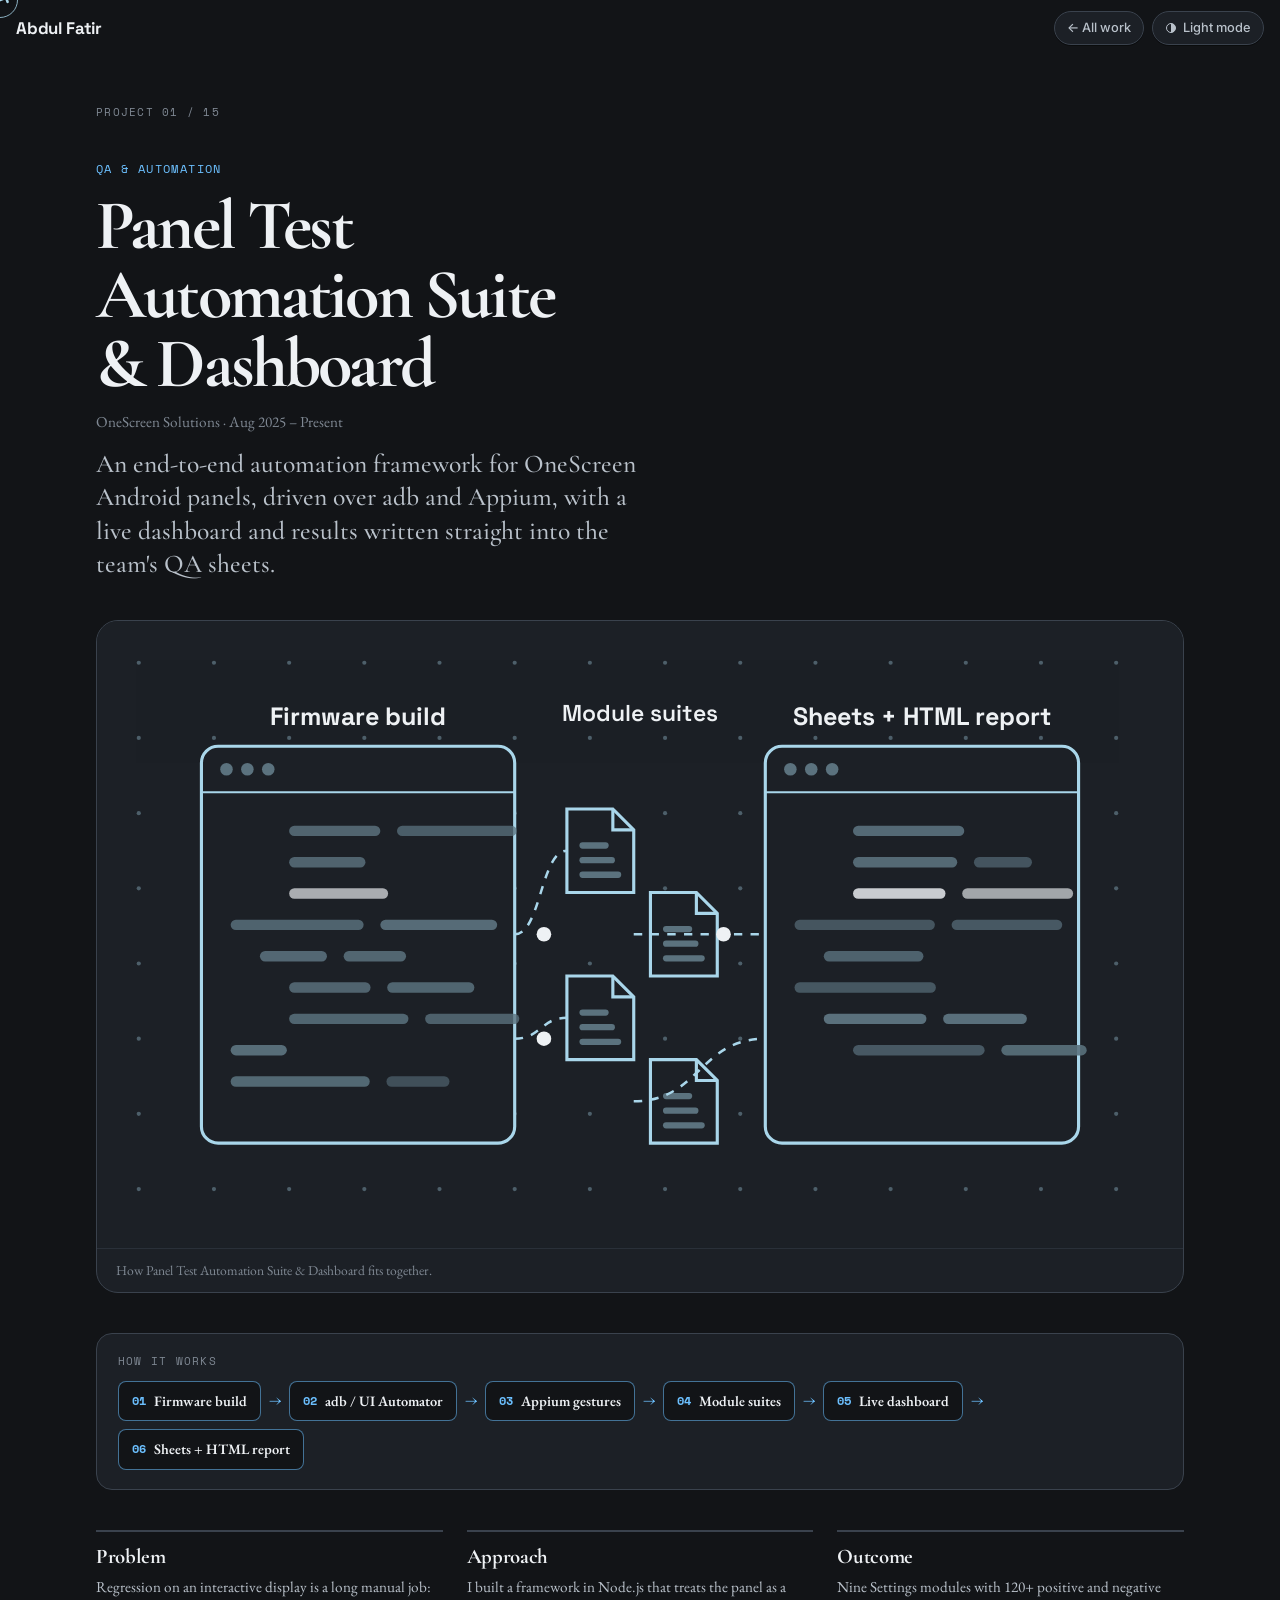
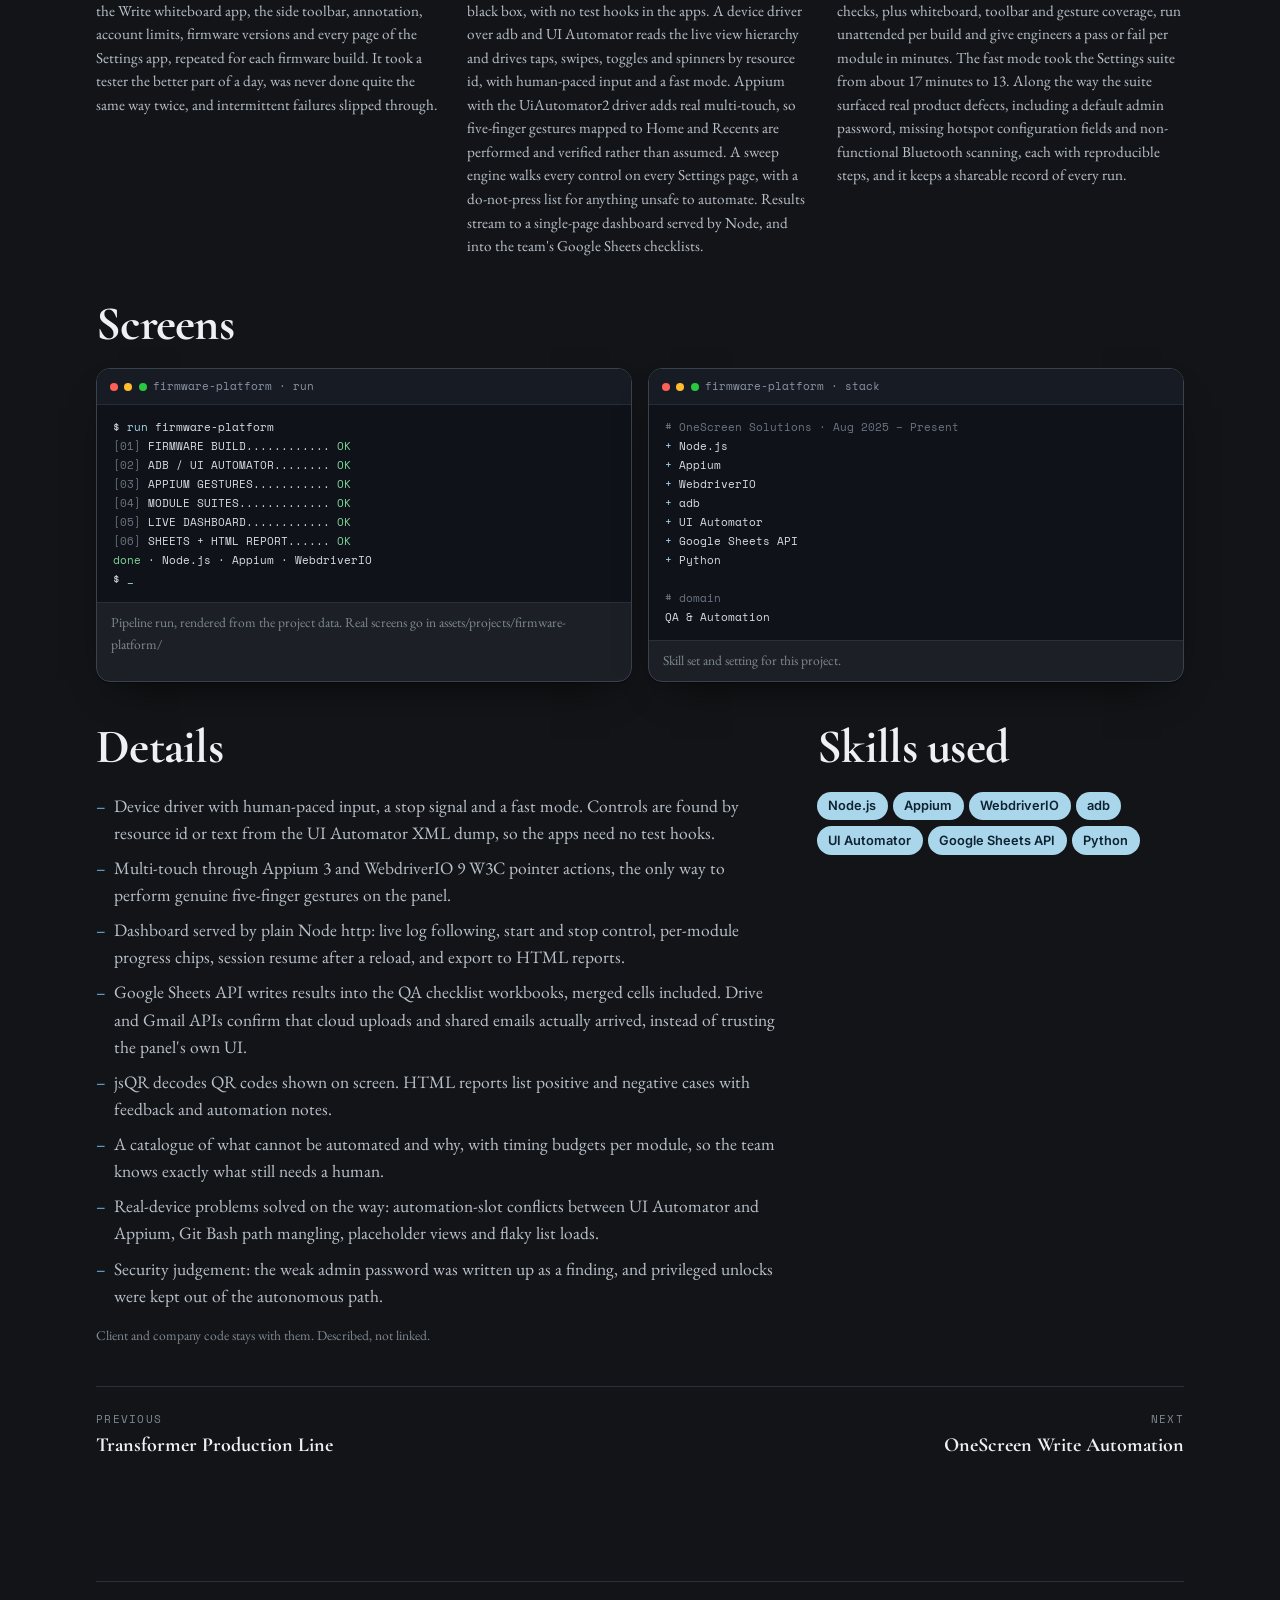
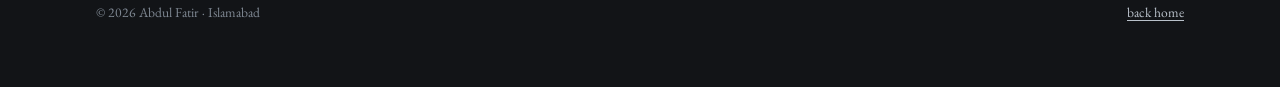
<file: project.html>
<!DOCTYPE html>
<html lang="en" class="no-js">
<head>
  <meta charset="utf-8">
  <meta name="viewport" content="width=device-width, initial-scale=1, viewport-fit=cover">
  <title>Project · Abdul Fatir</title>
  <meta name="description" content="Project details: problem, approach, outcome, screens and the skills it used.">
  <meta name="theme-color" content="#121417">
  <link rel="icon" href="data:image/svg+xml,%3Csvg xmlns='http://www.w3.org/2000/svg' viewBox='0 0 64 64'%3E%3Crect width='64' height='64' rx='14' fill='%23121417'/%3E%3Ctext x='32' y='43' font-family='Arial,sans-serif' font-weight='700' font-size='30' text-anchor='middle' fill='%23a9d6ea'%3EAF%3C/text%3E%3C/svg%3E">
  <link rel="preconnect" href="https://fonts.googleapis.com">
  <link rel="preconnect" href="https://fonts.gstatic.com" crossorigin>
  <link rel="stylesheet" href="https://fonts.googleapis.com/css2?family=Space+Grotesk:wght@500;700&family=Inter:wght@400;500;600;700&family=Space+Mono:wght@400;700&family=Caveat:wght@500;600;700&family=Cormorant+Garamond:ital,wght@0,500;0,600;0,700;1,500&family=EB+Garamond:ital,wght@0,400;0,500;0,600;1,400&display=swap">
  <link rel="stylesheet" href="css/style.css?v=32">
</head>
<body class="is-project">
  <div class="wipe" id="wipe" aria-hidden="true"></div>
  <div class="cursor" id="cursor" aria-hidden="true"><i class="cursor__dot"><svg viewBox="0 0 24 24"><path d="M3 10v4M6 8v8M18 8v8M21 10v4M6 12h12" fill="none" stroke="currentColor" stroke-width="2.4" stroke-linecap="round"/></svg></i><i class="cursor__ring"><span class="cursor__label" id="cursor-label">Drag</span></i></div>

  <header class="bar">
    <div class="bar__left"><a class="bar__name" href="index.html">Abdul Fatir</a></div>
    <div class="bar__right">
      <a class="chip" href="index.html#work" id="back-link">← All work</a>
      <button class="chip" id="mode-toggle" type="button" aria-pressed="false" title="Switch between dark and light">
        <svg viewBox="0 0 12 12" aria-hidden="true"><circle cx="6" cy="6" r="4.5" fill="none" stroke="currentColor"/><path d="M6 1.5v9A4.5 4.5 0 0 0 6 1.5z" fill="currentColor"/></svg>
        <span id="mode-label">Light mode</span>
      </button>
    </div>
  </header>

  <main class="page page--project" id="project">
    <p class="mono eyebrow" id="p-crumb">project</p>
    <header class="phead">
      <p class="phead__dom mono" id="p-dom"></p>
      <h1 class="phead__title" id="p-title">Loading…</h1>
      <p class="phead__meta" id="p-meta"></p>
      <p class="phead__summary" id="p-summary"></p>
    </header>

    <figure class="phero" id="p-hero"></figure>

    <section class="pipeline" id="p-pipeline" aria-label="How it works"></section>

    <section class="pao">
      <div class="pao__col"><h2>Problem</h2><p id="p-problem"></p></div>
      <div class="pao__col"><h2>Approach</h2><p id="p-approach"></p></div>
      <div class="pao__col"><h2>Outcome</h2><p id="p-outcome"></p></div>
    </section>

    <section class="screens" aria-labelledby="screens-title">
      <h2 class="section-title" id="screens-title">Screens</h2>
      <div class="screens__grid" id="p-screens"></div>
    </section>

    <section class="pdetails">
      <div class="pdetails__col">
        <h2 class="section-title">Details</h2>
        <ul class="pdetails__list" id="p-bullets"></ul>
        <p class="muted pnda" id="p-nda" hidden>Client and company code stays with them. Described, not linked.</p>
      </div>
      <div class="pdetails__col">
        <h2 class="section-title">Skills used</h2>
        <ul class="skillset" id="p-stack"></ul>
      </div>
    </section>

    <nav class="pnav" aria-label="Other projects">
      <a id="p-prev" class="pnav__link" href="#"><span class="mono eyebrow">previous</span><strong></strong></a>
      <a id="p-next" class="pnav__link pnav__link--next" href="#"><span class="mono eyebrow">next</span><strong></strong></a>
    </nav>

    <footer class="foot">
      <span>© <span id="year"></span> Abdul Fatir · Islamabad</span>
      <a href="index.html">back home</a>
    </footer>
  </main>

  <script src="js/config.js?v=32"></script>
  <script src="js/data.js?v=32"></script>
  <script src="js/shared.js?v=32"></script>
  <script src="js/project.js?v=32"></script>
</body>
</html>
</file>
<file: css/style.css>
/* ──────────────────────────────────────────────────────────────
   Abdul Fatir · portfolio
   Layout: one column. Name + date + role, About with a questionnaire,
   Work experience tabs (each with a 3D drag deck of cards), a message
   CTA, a "Selected work" slider with an index, toolbelt, certificates,
   off-duty, contact. A zig-zag road runs through the page and a small
   car drives it as you scroll.
   Palette: graphite + ice blue by default, white + navy in light mode;
   cream line-art cards for the illustrations.
   ────────────────────────────────────────────────────────────── */
:root {
  color-scheme: dark;
  --bg:      #121417;
  --bg-2:    #181b20;
  --card:    #1c2026;
  --card-2:  #242932;
  --ink:     #eef1f4;
  --ink-2:   #b9c1ca;
  --mute:    #7f8893;
  --rule:    #2a3039;
  --rule-2:  #3a424d;
  --accent:  #a9d6ea;
  --accent-ink: #0f2230;
  --accent-soft: rgba(169, 214, 234, .14);
  --deck-side:   #223a52;
  --deck-side-2: #2f5880;
  --deck-center: #f4f8fb;
  --deck-ink:    #15171b;
  --lcd: #0e1013; --lcd-ink: #d9e6ef;
  --graphite: #1f232a; --on-graphite: #eef1f4;
  --art-bg: var(--card); --art-soft: var(--card-2); --art-ink: var(--accent); --art-line: color-mix(in srgb, var(--accent) 45%, var(--card)); --art-dark: var(--ink);
  --shadow: 0 1px 0 rgba(0,0,0,.4), 0 18px 40px -22px rgba(0,0,0,.9);
  --c-qa: #6cc0ff; --c-cv: #ffb067; --c-dl: #c9a9ff; --c-eng: #7fd79a;
  /* page type: a Roman serif pair. Widgets (clock, rig, questionnaire, chips, buttons) keep the sans below. */
  --f-display: "Cormorant Garamond", "Times New Roman", Georgia, serif;
  --f-body: "EB Garamond", "Times New Roman", Georgia, serif;
  --f-sans: "Space Grotesk", "Segoe UI", system-ui, sans-serif;
  --f-ui: "Inter", "Segoe UI", system-ui, sans-serif;
  --f-mono: "Space Mono", "Cascadia Code", Consolas, monospace;
  --f-hand: "Caveat", "Segoe Script", "Bradley Hand", cursive;
  --body-size: 17.5px; --head-weight: 700; --head-track: -.015em;
  --col: 1120px;
  --ease: cubic-bezier(.22, 1, .36, 1);
  --ease-io: cubic-bezier(.65, 0, .35, 1);
}
:root[data-mode="light"] {
  color-scheme: light;
  --bg: #f5f6f8; --bg-2: #eceef2; --card: #ffffff; --card-2: #f0f2f5;
  --ink: #15171b; --ink-2: #3f454d; --mute: #737b85;
  --rule: #dde1e7; --rule-2: #c7cdd5;
  --accent: #1c4f7a; --accent-ink: #ffffff; --accent-soft: rgba(28, 79, 122, .1);
  --deck-side: #2b4b6b; --deck-side-2: #3f6f9c; --deck-center: #ffffff; --deck-ink: #15171b;
  --lcd: #1f232a; --lcd-ink: #e6edf3;
  --shadow: 0 1px 0 rgba(21,23,27,.05), 0 16px 36px -22px rgba(21,23,27,.35);
  --c-qa: #1f6fb2; --c-cv: #c9641e; --c-dl: #6a4fb3; --c-eng: #2e7d4f;
}

*, *::before, *::after { box-sizing: border-box; }
:root[data-font="playfair"] { --f-display: "Playfair Display", Georgia, serif; --f-body: "Source Serif 4", Georgia, serif; --body-size: 16.5px; --head-weight: 600; --head-track: -.02em; }
:root[data-font="caslon"]   { --f-display: "Libre Caslon Display", Georgia, serif; --f-body: "Libre Caslon Text", Georgia, serif; --body-size: 16px; --head-weight: 400; --head-track: -.01em; }
:root[data-font="fraunces"] { --f-display: "Fraunces", Georgia, serif; --f-body: "Newsreader", Georgia, serif; --body-size: 17px; --head-weight: 600; --head-track: -.02em; }
:root[data-font="sans"]     { --f-display: "Space Grotesk", "Segoe UI", system-ui, sans-serif; --f-body: "Inter", "Segoe UI", system-ui, sans-serif; --body-size: 16px; --head-weight: 700; --head-track: -.02em; }
html { scroll-behavior: smooth; scroll-padding-top: 80px; }
.btn, .chip, .tag, .tab, .skillset li, .bar, .polaroid figcaption, .device, .flipclock, .quiz, input, textarea, button, select, .field label { font-family: var(--f-ui); }
.quiz__head h3, .quiz__head .muted, .quiz__q, .quiz__a { font-family: var(--f-hand); }
.tab { font-family: var(--f-sans); }
body {
  margin: 0; background: var(--bg); color: var(--ink);
  font-family: var(--f-body); font-size: var(--body-size); line-height: 1.55;
  overflow-x: hidden; -webkit-font-smoothing: antialiased;
  transition: background .4s, color .4s;
  background-image: radial-gradient(900px 500px at 80% -10%, var(--accent-soft), transparent 60%);
}
img, svg { max-width: 100%; display: block; }
a { color: var(--accent); text-decoration: underline; text-decoration-thickness: 1px; text-underline-offset: 3px; }
a:hover { text-decoration-thickness: 2px; }
h1, h2, h3 { margin: 0; font-family: var(--f-display); font-weight: var(--head-weight); line-height: 1.05; letter-spacing: var(--head-track); text-wrap: balance; }
p { margin: 0; }
ul, ol { margin: 0; padding: 0; list-style: none; }
button { font: inherit; color: inherit; background: none; border: 0; cursor: pointer; }
:focus-visible { outline: 2px solid var(--accent); outline-offset: 3px; }
[hidden] { display: none !important; }
.mono { font-family: var(--f-mono); font-size: .72rem; letter-spacing: .02em; }
.eyebrow { text-transform: uppercase; letter-spacing: .12em; font-size: .66rem; color: var(--mute); }
.muted { color: var(--mute); }
.skip { position: absolute; left: -9999px; top: 8px; background: var(--ink); color: var(--bg); padding: .5rem .8rem; z-index: 100; }
.skip:focus { left: 8px; }

/* ───────── preloader ───────── */
.loader { position: fixed; inset: 0; z-index: 90; background: var(--bg); color: var(--ink); display: grid; align-content: end; padding: 0 max(24px, 4vw) 6vh; gap: .4rem; transition: transform .9s var(--ease-io); }
.loader.is-done { transform: translateY(-100%); }
.loader__name { font-family: var(--f-sans); font-weight: 700; font-size: 1.1rem; color: var(--accent); }
.loader__count { font-family: var(--f-sans); font-weight: 700; font-size: clamp(6rem, 22vw, 16rem); line-height: .85; letter-spacing: -.05em; font-variant-numeric: tabular-nums; }
.loader__line { font-family: var(--f-mono); font-size: .75rem; color: var(--mute); }
body.is-loading { overflow: hidden; }
.no-js .loader { display: none; }

/* ───────── page wipe ───────── */
.wipe { position: fixed; inset: 0; z-index: 85; background: var(--accent); transform: scaleY(1); transform-origin: top; pointer-events: none; }
.wipe.is-out { transform: scaleY(0); transform-origin: bottom; transition: transform .7s var(--ease-io); }
.wipe.is-in { transform: scaleY(1); transform-origin: top; transition: transform .45s var(--ease-io); }
.wipe--home { transform: scaleY(0); transform-origin: top; }
.wipe--home.is-in { transform: scaleY(1); }
.no-js .wipe { display: none; }

/* ───────── custom cursor ───────── */
.cursor { display: none; }
@media (pointer: fine) {
  .cursor { display: block; position: fixed; left: 0; top: 0; z-index: 95; pointer-events: none; }
  body, a, button, [role="tab"], .ring, .quiz__q { cursor: none; }
  .cursor__dot { position: absolute; width: 26px; height: 26px; margin: -13px; color: var(--accent); filter: drop-shadow(0 1px 2px rgba(0,0,0,.35)); }
  .cursor__dot svg { width: 100%; height: 100%; transform: rotate(-20deg); }
  .cursor.is-down .cursor__dot svg { transform: rotate(-20deg) scale(.85); }
  .cursor__ring { position: absolute; width: 36px; height: 36px; margin: -18px; border-radius: 50%; border: 1px solid var(--accent); opacity: .8; display: grid; place-items: center; transition: transform .3s var(--ease), opacity .25s, background .3s, border-color .3s; }
  .cursor__label { font-family: var(--f-sans); font-weight: 700; font-size: 5px; color: var(--accent-ink); opacity: 0; transition: opacity .2s; }
  .cursor.is-link .cursor__ring { transform: scale(1.5); background: var(--accent-soft); opacity: 1; }
  .cursor.is-drag .cursor__ring { transform: scale(3.2); background: var(--accent); border-color: var(--accent); opacity: .95; }
  .cursor.is-drag .cursor__label { opacity: 1; }
  .cursor.is-down .cursor__ring { transform: scale(.85); }
  .cursor.is-drag.is-down .cursor__ring { transform: scale(2.8); }
}

/* ───────── top bar ───────── */
.bar { position: fixed; top: 0; left: 0; right: 0; z-index: 30; display: flex; justify-content: space-between; align-items: center; gap: 1rem; padding: .7rem max(16px, env(safe-area-inset-right, 0px)) .7rem max(16px, env(safe-area-inset-left, 0px)); pointer-events: none; }
.bar__left, .bar__right { display: flex; align-items: center; gap: .5rem; pointer-events: auto; position: relative; }
.bar__name { font-family: var(--f-sans); font-weight: 700; font-size: 1.05rem; color: var(--ink); text-decoration: none; letter-spacing: -.01em; }
.bar__meta { font-size: .8rem; color: var(--mute); margin-right: .4rem; }
.chip { display: inline-flex; align-items: center; gap: .4rem; text-decoration: none; font-size: .8rem; font-weight: 500; padding: .38rem .75rem; border-radius: 999px; background: var(--card); border: 1px solid var(--rule-2); color: var(--ink-2); box-shadow: var(--shadow); transition: transform .2s var(--ease), border-color .2s; }
.chip:hover { transform: translateY(-1px); border-color: var(--accent); text-decoration: none; }
.chip--xs { padding: .1rem .5rem; font-size: .7rem; box-shadow: none; }
.chip svg { width: 12px; height: 12px; }
.menu { position: absolute; right: 0; top: calc(100% + .5rem); min-width: 200px; background: var(--card); border: 1px solid var(--rule-2); border-radius: 12px; box-shadow: var(--shadow); padding: .4rem; display: grid; }
.menu a { padding: .5rem .8rem; border-radius: 8px; color: var(--ink); text-decoration: none; font-size: .95rem; }
.menu a:hover { background: var(--card-2); }
.bar__nav { display: flex; align-items: center; gap: .15rem; pointer-events: auto; position: relative; }
.bar__nav a { padding: .4rem .7rem; border-radius: 999px; color: var(--ink-2); text-decoration: none; font-family: var(--f-ui); font-size: .84rem; font-weight: 500; transition: color .2s, background .2s; }
.bar__nav a:hover { color: var(--ink); background: var(--card); text-decoration: none; }
.bar__short { display: none; }
@media (max-width: 600px) { .bar__meta { display: none; } }
@media (max-width: 640px) {
  .bar { padding: .5rem max(10px, env(safe-area-inset-left, 0px)); gap: .3rem; }
  .bar__name { font-size: .95rem; }
  .bar__nav { gap: 0; }
  .bar__nav a { padding: .4rem .42rem; font-size: .8rem; }
  .bar__long { display: none; } .bar__short { display: inline; }
  #mode-toggle { padding: .36rem .5rem; } #mode-label { display: none; }
}

/* ───────── page column + road ───────── */
.page { position: relative; z-index: 0; max-width: var(--col); margin-inline: auto; padding-left: max(16px, env(safe-area-inset-left, 0px)); padding-right: max(16px, env(safe-area-inset-right, 0px)); padding-block: 0 4rem; }
.road { position: absolute; inset: 0; width: 100%; height: 100%; z-index: 0; pointer-events: none; overflow: visible; }
.road__ghost { fill: none; stroke: var(--rule-2); stroke-width: 2; stroke-dasharray: 2 8; stroke-linecap: round; opacity: .8; }
.road__driven { fill: none; stroke: var(--accent); stroke-width: 2; stroke-linecap: round; stroke-linejoin: round; opacity: .7; }
.car { position: absolute; left: 0; top: 0; width: 34px; height: 54px; margin: -27px 0 0 -17px; z-index: 0; pointer-events: none; will-change: transform; }
.car svg { width: 100%; height: 100%; overflow: visible; filter: drop-shadow(0 6px 6px rgba(0,0,0,.45)); }
.car__body { fill: var(--accent); stroke: rgba(0,0,0,.4); stroke-width: 1; }
.car__wheel { fill: #262321; }
.car__glass { fill: #1b2a36; }
:root[data-mode="light"] .car__glass { fill: #cfe6f3; }
.car__roof { fill: rgba(0,0,0,.14); }
.car__cam { fill: #1b1a17; }
.car__lens { fill: #9fd8ff; }
.car__head { fill: #fff2b0; }
.car__tail { fill: #ff8a80; }
.car__beam { fill: rgba(255, 236, 170, .5); opacity: 0; transition: opacity .3s; }
.car.is-moving .car__beam { opacity: .8; }
.car.is-moving .car__wheel { animation: tyre .16s linear infinite; }
@keyframes tyre { 50% { fill: #3b3734; } }
.section, .hero, .marquee, .cta, .foot, .thanks { position: relative; z-index: 1; }

.section { padding-block: clamp(3.5rem, 8vw, 6.5rem) 0; }
.section-title { font-size: clamp(2rem, 4.2vw, 3rem); margin-bottom: 1.2rem; position: relative; display: inline-block; }
.section-title--xl { font-size: clamp(2.8rem, 7.5vw, 5.8rem); letter-spacing: -.02em; line-height: .95; }
.section-title::after { content: ""; position: absolute; left: 0; width: 48px; bottom: -.3rem; height: 3px; background: var(--accent); border-radius: 2px; transform: scaleX(0); transform-origin: left; transition: transform .8s var(--ease); }
.section-title.in::after, .no-js .section-title::after { transform: scaleX(1); }
.lede-sm { color: var(--ink-2); max-width: 60ch; font-size: 1.02rem; margin-bottom: 2rem; }

/* ───────── buttons ───────── */
.btn { display: inline-flex; align-items: center; gap: .5rem; padding: .7rem 1.2rem; border-radius: 999px; background: var(--accent); color: var(--accent-ink); font-family: var(--f-display); font-weight: 700; font-size: .95rem; text-decoration: none; transition: transform .2s var(--ease), box-shadow .2s, background .2s; }
.btn:hover { transform: translateY(-2px); box-shadow: 0 10px 24px -12px var(--accent); text-decoration: none; }
.btn--ghost { background: transparent; color: var(--ink); border: 1px solid var(--rule-2); }
.btn--ghost:hover { border-color: var(--accent); box-shadow: none; }
.btn--lg { padding: 1rem 1.6rem; font-size: 1.05rem; }
.btn__spin { width: 13px; height: 13px; border-radius: 50%; border: 2px solid rgba(0,0,0,.25); border-top-color: var(--accent-ink); display: none; animation: spin .8s linear infinite; }
.btn.is-busy .btn__spin { display: inline-block; }
.btn.is-busy { pointer-events: none; opacity: .85; }
@keyframes spin { to { transform: rotate(360deg); } }

/* ───────── hero ───────── */
.hero__piece { opacity: 0; transform: translateY(18px); transition: opacity .8s var(--ease) var(--d, 0s), transform .8s var(--ease) var(--d, 0s); }
.hero.in .hero__piece, .no-js .hero__piece { opacity: 1; transform: none; }
.hero { min-height: 82vh; padding-top: clamp(6rem, 14vh, 9rem); display: grid; align-content: center; gap: 1.2rem; }
.hero__intro { display: flex; flex-wrap: wrap; align-items: center; gap: .5rem .7rem; color: var(--ink-2); font-size: .95rem; }
.hero__intro .mono { color: var(--accent); }
.hero__sep { color: var(--mute); }
.hero__intro a { color: var(--ink); }
.hero__namerow { display: grid; justify-items: start; gap: .9rem; }
.hero__role { display: flex; align-items: baseline; gap: .35rem; margin-left: .15em; font-size: .95rem; line-height: 1.25; color: var(--ink-2); }
.hero__role strong { color: var(--ink); font-family: var(--f-display); font-size: 1.1rem; letter-spacing: -.01em; }
.hero__role a { color: var(--accent); }
.name { font-size: clamp(4.4rem, 14vw, 12rem); line-height: .86; letter-spacing: -.02em; display: grid; }
.name__word { display: flex; overflow: hidden; padding-bottom: .08em; }
.name__last { color: var(--accent); }
.name__ch { display: inline-block; transform: translateY(110%); transition: transform .9s var(--ease); white-space: pre; }
.name.in .name__ch, .no-js .name__ch { transform: none; }
.hero__row { display: grid; grid-template-columns: 1.1fr .9fr; gap: 2rem; align-items: center; margin-top: .5rem; }
.hero__build { font-family: var(--f-display); font-weight: 500; font-size: clamp(1.5rem, 3.2vw, 2.4rem); line-height: 1.15; letter-spacing: -.02em; }
.swap { display: block; overflow: hidden; height: 1.15em; color: var(--accent); font-weight: 700; }
.swap__item { display: block; transition: transform .45s var(--ease), opacity .35s; white-space: nowrap; }
.swap__item.is-out { transform: translateY(-110%); opacity: 0; }
.swap__item.is-in { transform: translateY(110%); opacity: 0; transition: none; }
.hero__links { display: flex; flex-wrap: wrap; gap: .7rem; margin-top: .8rem; }
.stage { justify-self: end; display: grid; gap: .5rem; justify-items: center; }
.device { width: min(320px, 100%); background: var(--card); border: 1px solid var(--rule-2); border-radius: 18px; padding: 14px; transform: rotate(-1.5deg); transition: transform .5s var(--ease); box-shadow: var(--shadow); }
.device:hover { transform: rotate(0) translateY(-2px); }
.lcd { background: var(--accent); color: var(--accent-ink); border-radius: 8px; padding: 12px 14px; border: 2px solid rgba(0,0,0,.2); box-shadow: inset 0 2px 8px rgba(0,0,0,.25); display: grid; gap: 6px; font-size: .62rem; text-transform: uppercase; }
.lcd__bar i { background: var(--accent-ink); }
.lcd__bar { border-color: var(--accent-ink); }
.device__leds i.on { background: var(--accent); box-shadow: 0 0 6px var(--accent); }
.lcd__row { display: flex; justify-content: space-between; gap: 1rem; white-space: nowrap; overflow: hidden; }
.lcd__row span:first-child { overflow: hidden; text-overflow: ellipsis; }
.lcd__big { font-size: 2rem; font-weight: 700; line-height: 1; letter-spacing: .04em; margin: .2rem 0; font-variant-numeric: tabular-nums; }
.lcd__bar { height: 8px; border: 1px solid var(--lcd-ink); padding: 1px; }
.lcd__bar i { display: block; height: 100%; width: 0; background: var(--lcd-ink); transition: width .3s linear; }
.device__foot { display: flex; justify-content: space-between; align-items: center; padding: 10px 4px 0; }
.device__brand { color: var(--mute); text-transform: uppercase; }
.device__leds { display: flex; gap: 5px; }
.device__leds i { width: 8px; height: 8px; border-radius: 50%; background: var(--rule-2); }
.device__leds i.on { background: #2e9e5b; box-shadow: 0 0 6px #2e9e5b; }
.caption { color: var(--mute); font-size: .85rem; }

/* split-flap tiles: a leaf folds down from the top half to reveal the next character */
.flaps { display: inline-flex; gap: 2px; --fh: 1.6em; --fw: .95em; --fbg: #1f2328; --ffg: #f3f5f7; --fline: rgba(0,0,0,.45); }
.flap { position: relative; width: var(--fw); height: var(--fh); perspective: 220px; font-weight: 700; }
.flap__half, .flap__leaf { position: absolute; left: 0; width: 100%; height: 50%; overflow: hidden; background: var(--fbg); color: var(--ffg); backface-visibility: hidden; }
.flap__half span, .flap__leaf span { position: absolute; left: 0; width: 100%; height: var(--fh); line-height: var(--fh); text-align: center; }
.flap__top, .flap__leaf--front { top: 0; border-radius: 3px 3px 0 0; }
.flap__top span, .flap__leaf--front span { top: 0; }
.flap__bottom, .flap__leaf--back { bottom: 0; border-radius: 0 0 3px 3px; }
.flap__bottom span, .flap__leaf--back span { bottom: 0; }
.flap__top::after { content: ""; position: absolute; left: 0; right: 0; bottom: 0; height: 1px; background: var(--fline); }
.flap__leaf { transform-origin: 50% 100%; transform: rotateX(0); animation: flapdown .5s var(--ease-io) forwards; z-index: 2; }
.flap__leaf--back { transform-origin: 50% 0%; transform: rotateX(90deg); animation: flapup .5s var(--ease-io) forwards; top: 50%; }
@keyframes flapdown { to { transform: rotateX(-90deg); } }
@keyframes flapup { to { transform: rotateX(0); } }
.flaps--lcd { --fh: 1.5em; --fw: .82em; --fbg: rgba(0,0,0,.16); --ffg: var(--accent-ink); --fline: rgba(0,0,0,.25); gap: 1px; font-size: .58rem; letter-spacing: 0; }
.flaps--lcd .flap { font-weight: 700; }
.lcd__row--case { align-items: center; }
.flipclock { display: grid; gap: .4rem; justify-items: center; margin-bottom: .2rem; }
.flipclock__tiles { display: inline-flex; align-items: center; gap: .25rem; font-family: var(--f-sans); font-size: clamp(1.7rem, 3.4vw, 2.4rem); --fh: 1.35em; --fw: .82em; --fbg: var(--accent); --ffg: var(--accent-ink); --fline: rgba(0,0,0,.25); }
.flipclock__tiles .flap { box-shadow: 0 6px 14px -8px rgba(0,0,0,.8); border-radius: 4px; }
.flipclock__tiles .flaps--sec { font-size: .72em; align-self: end; margin-bottom: .1em; }
.flipclock__colon { width: .3em; display: grid; gap: .28em; justify-items: center; }
.flipclock__colon i { width: .12em; height: .12em; border-radius: 50%; background: var(--ink); animation: blink 1s steps(1) infinite; }
@keyframes blink { 50% { opacity: .25; } }
.flipclock__label { color: var(--accent); text-transform: uppercase; font-size: .72rem; letter-spacing: .06em; }
.flipclock__label--sub { color: var(--mute); font-size: .62rem; }
@media (max-width: 820px) { .hero { min-height: 0; padding-top: 5.5rem; } .hero__row { grid-template-columns: 1fr; } .stage { justify-self: start; } }

/* ───────── marquee ───────── */
.marquee { margin-top: 3rem; border-top: 1px solid var(--rule); border-bottom: 1px solid var(--rule); overflow: hidden; padding: .7rem 0; mask-image: linear-gradient(90deg, transparent, #000 8%, #000 92%, transparent); -webkit-mask-image: linear-gradient(90deg, transparent, #000 8%, #000 92%, transparent); }
.marquee__track { display: flex; gap: 2.5rem; width: max-content; animation: marquee 40s linear infinite; }
.marquee__track span { font-family: var(--f-display); font-weight: 500; font-size: 1.05rem; color: var(--ink-2); white-space: nowrap; }
.marquee__track span::after { content: "◆"; margin-left: 2.5rem; color: var(--accent); font-size: .6rem; vertical-align: middle; }
@keyframes marquee { to { transform: translateX(-50%); } }

/* ───────── about ───────── */
.about { display: grid; grid-template-columns: 1.15fr .85fr; gap: 2.5rem; align-items: start; }
.about__text .section-title { margin-bottom: 1.2rem; }
.about__lead { font-family: var(--f-display); font-weight: 500; font-size: clamp(1.4rem, 2.5vw, 1.9rem); line-height: 1.3; letter-spacing: -.02em; max-width: 32ch; }
.about__lead .w { display: inline-block; opacity: .18; transition: opacity .25s linear; }
.about__lead .w.on { opacity: 1; }
.about__paras { display: grid; gap: 1rem; margin-top: 1.4rem; color: var(--ink-2); max-width: 60ch; }
.about__side { display: grid; gap: 1.2rem; justify-items: end; }
.polaroid { margin: 0; width: min(240px, 100%); background: var(--card); padding: 12px 12px 14px; transform: rotate(2deg); border: 1px solid var(--rule-2); box-shadow: var(--shadow); transition: transform .5s var(--ease); }
.polaroid:hover { transform: rotate(0) scale(1.02); }
.polaroid__img { aspect-ratio: 1; background: linear-gradient(135deg, var(--card-2), var(--rule)); display: grid; place-items: center; position: relative; overflow: hidden; border-radius: 4px; }
.polaroid__img img { width: 100%; height: 100%; object-fit: cover; object-position: 50% 28%; position: absolute; inset: 0; }
.polaroid__mono { font-family: var(--f-sans); font-weight: 700; font-size: 3.5rem; color: var(--accent); }
.polaroid figcaption { margin-top: .6rem; font-size: .85rem; color: var(--mute); text-align: center; }
.quiz { width: 100%; background: var(--card); border: 1px solid var(--rule-2); border-radius: 16px; padding: 1.2rem 1.25rem 1.1rem; display: grid; gap: .8rem; box-shadow: var(--shadow); }
.quiz__head { display: grid; gap: .2rem; }
.quiz__head .eyebrow { color: var(--accent); }
.quiz__head h3 { font-family: var(--f-hand); font-weight: 700; font-size: 2rem; letter-spacing: 0; }
.quiz__head .muted { font-family: var(--f-hand); font-size: 1.25rem; }
.quiz__list { display: grid; gap: .5rem; counter-reset: q; }
.quiz__item { border: 1px solid var(--rule); border-radius: 10px; background: var(--bg); overflow: hidden; }
.quiz__q { width: 100%; text-align: left; display: grid; grid-template-columns: 1.6rem 1fr auto; gap: .5rem; align-items: center; padding: .65rem .8rem; font-family: var(--f-hand); font-weight: 600; font-size: 1.35rem; line-height: 1.2; color: var(--ink); }
.quiz__q::before { counter-increment: q; content: counter(q, decimal-leading-zero); font-family: var(--f-mono); font-size: .65rem; color: var(--accent); }
.quiz__q::after { content: "+"; color: var(--mute); font-family: var(--f-sans); font-size: 1.3rem; transition: transform .3s; }
.quiz__q[aria-expanded="true"]::after { transform: rotate(45deg); }
.quiz__a { padding: 0 .8rem .8rem 2.9rem; font-family: var(--f-hand); font-weight: 500; font-size: 1.3rem; line-height: 1.3; color: var(--accent); }
.quiz__viewport { overflow: hidden; transition: height .4s var(--ease); }
.quiz__track { display: flex; align-items: flex-start; transition: transform .55s var(--ease); will-change: transform; }
.quiz__page { flex: 0 0 100%; min-width: 0; display: grid; gap: .8rem; align-content: start; transition: opacity .4s; }
.quiz__page:not(.is-on) { opacity: .35; }
.quiz__nav { display: flex; justify-content: center; padding-top: .55rem; border-top: 1px solid var(--rule); }
.quiz__dots { display: flex; gap: .5rem; align-items: center; }
.quiz__dot { width: .7rem; height: .7rem; padding: 0; border-radius: 999px; border: 1px solid var(--accent); background: transparent; transition: width .25s var(--ease), background .2s; }
.quiz__dot.is-on { width: 1.8rem; background: var(--accent); }
@media (max-width: 820px) { .about { grid-template-columns: 1fr; } .about__side { justify-items: start; } }
.odometer { margin-top: 3rem; display: grid; grid-template-columns: repeat(4, 1fr); gap: 1rem; border-top: 1px solid var(--rule); padding-top: 1.5rem; }
.odometer b { display: block; font-family: var(--f-sans); font-size: 2.4rem; line-height: 1; font-variant-numeric: tabular-nums; letter-spacing: -.03em; }
.odometer b small { color: var(--accent); font-size: 1.4rem; }
.odometer span { font-size: .85rem; color: var(--mute); }
@media (max-width: 700px) { .odometer { grid-template-columns: repeat(2, 1fr); } }

/* ───────── experience tabs ───────── */
.tabs { position: relative; display: flex; gap: .2rem; border-bottom: 1px solid var(--rule-2); overflow-x: auto; scrollbar-width: none; }
.tabs::-webkit-scrollbar { display: none; }
.tab { position: relative; padding: .7rem 1rem .8rem; font-family: var(--f-display); font-weight: 700; color: var(--mute); white-space: nowrap; display: flex; align-items: center; gap: .5rem; transition: color .25s; }
.tab:hover, .tab[aria-selected="true"] { color: var(--ink); }
/* the small label style used for "Present" and every label inside a tab */
.tag { display: inline-block; font-family: var(--f-mono); font-size: .58rem; letter-spacing: .1em; text-transform: uppercase; color: var(--accent-ink); background: var(--accent); padding: .22rem .5rem; border-radius: 4px; line-height: 1.2; }
.tag--muted { background: var(--card-2); color: var(--accent); border: 1px solid var(--rule-2); }
.tabs__ink { position: absolute; bottom: -1px; left: 0; height: 3px; width: 0; background: var(--accent); border-radius: 2px; transition: left .45s var(--ease), width .45s var(--ease); }
.tabpanel { margin-top: 1.5rem; }
.tabpanel { overflow: hidden; }
.exp { display: grid; gap: 1.6rem; background: var(--card); border: 1px solid var(--rule-2); border-radius: 20px; padding: clamp(1.3rem, 3vw, 2.2rem); transition: opacity .42s var(--ease), transform .42s var(--ease); }
.tabpanel.is-out-left .exp { opacity: 0; transform: translateX(-56px); transition-duration: .24s; transition-timing-function: var(--ease-io); }
.tabpanel.is-out-right .exp { opacity: 0; transform: translateX(56px); transition-duration: .24s; transition-timing-function: var(--ease-io); }
.tabpanel.is-in-right .exp { opacity: 0; transform: translateX(56px); transition: none; }
.tabpanel.is-in-left .exp { opacity: 0; transform: translateX(-56px); transition: none; }
.exp__head { display: grid; grid-template-columns: .9fr 1.1fr; gap: 2rem; align-items: start; }
.exp__id { display: grid; gap: .5rem; min-width: 0; }
.exp__org { font-size: clamp(1.5rem, 2.8vw, 2rem); }
.exp__role { font-weight: 600; font-size: 1rem; }
.exp__meta { color: var(--mute); font-size: .85rem; display: flex; flex-wrap: wrap; gap: .3rem 1rem; }
.exp__meta .pin::before { content: "◎ "; color: var(--accent); }
.exp__cols { display: grid; gap: 1rem; min-width: 0; }
.exp__cols > div { display: grid; gap: .45rem; justify-items: start; }
.exp__cols p { color: var(--ink-2); font-size: .93rem; line-height: 1.55; }
.exp__skills { display: grid; gap: .5rem; justify-items: start; border-top: 1px solid var(--rule); padding-top: 1.2rem; }
.skillset { display: flex; flex-wrap: wrap; gap: .35rem; }
.skillset li { font-size: .8rem; font-weight: 600; padding: .28rem .7rem; border-radius: 999px; background: var(--accent); color: var(--accent-ink); }
.exp__nda { color: var(--mute); }
@media (max-width: 820px) { .exp__head { grid-template-columns: 1fr; } }

/* card slider inside the tab box: a horizontal loop of portrait cards */
.slider { position: relative; height: 400px; overflow: hidden; border-radius: 16px; cursor: grab; touch-action: pan-y; user-select: none; }
.slider.is-dragging { cursor: grabbing; }
.slider__stage { position: absolute; left: 50%; top: 50%; width: 0; height: 0; transform-style: preserve-3d; }
.slider__card { position: absolute; left: 0; top: 0; width: 262px; height: 350px; border-radius: 20px; padding: 1.15rem 1.2rem 1.25rem; display: flex; flex-direction: column; justify-content: space-between; color: #e6eef6; background: linear-gradient(165deg, var(--deck-side-2), var(--deck-side)); border: 1px solid rgba(255,255,255,.08); box-shadow: 0 24px 44px -28px rgba(0,0,0,.7); transition: background .25s, color .25s, box-shadow .25s; }
.slider__card.is-center { background: var(--deck-center); color: var(--deck-ink); border-color: transparent; box-shadow: 0 0 0 2px var(--accent), 0 34px 60px -30px rgba(0,0,0,.75); }
.slider__card .ring__open { display: inline-block; opacity: 0; pointer-events: none; color: var(--accent); text-decoration: none; cursor: pointer; }
.slider__card.is-center .ring__open { opacity: 1; pointer-events: auto; color: var(--accent); }
@media (max-width: 820px) { .slider { height: 370px; } .slider__card { width: 232px; height: 320px; } }

/* ring of cards inside the tab box: three visible, the rest wait behind */
.ringwrap { display: grid; gap: .6rem; border-top: 1px solid var(--rule); padding-top: 1.2rem; }
.ringwrap__head { display: flex; justify-content: space-between; align-items: center; gap: 1rem; flex-wrap: wrap; }
.ring { position: relative; height: 400px; perspective: 1200px; perspective-origin: 50% 45%; overflow: hidden; border-radius: 16px; cursor: grab; touch-action: pan-y; user-select: none; }
.ring.is-dragging { cursor: grabbing; }
.ring__stage { position: absolute; left: 50%; top: 50%; width: 0; height: 0; transform-style: preserve-3d; }
.ring__card { position: absolute; left: 0; top: 0; width: 300px; height: 340px; border-radius: 20px; padding: 1.2rem 1.25rem 1.3rem; display: flex; flex-direction: column; justify-content: space-between; color: #e6eef6; background: linear-gradient(165deg, color-mix(in srgb, var(--deck-side-2) 78%, transparent), color-mix(in srgb, var(--deck-side) 82%, transparent)); backdrop-filter: blur(2px); -webkit-backdrop-filter: blur(2px); border: 1px solid rgba(255,255,255,.08); box-shadow: 0 30px 50px -30px rgba(0,0,0,.7); transition: transform .7s var(--ease), opacity .7s var(--ease); will-change: transform; }
.ring.is-dragging .ring__card { transition: none; }
.ring__card.is-center { background: var(--deck-center); color: var(--deck-ink); box-shadow: 0 0 0 2px var(--accent), 0 30px 60px -28px rgba(0,0,0,.9); cursor: pointer; border-color: transparent; }
.ring__top { display: flex; justify-content: space-between; align-items: baseline; gap: 1rem; }
.ring__org { font-family: var(--f-display); font-weight: 700; font-size: .85rem; opacity: .85; }
.ring__num { opacity: .6; }
.ring__kind { display: block; text-transform: uppercase; letter-spacing: .1em; opacity: .7; margin-bottom: .4rem; }
.ring__title { margin: 0; font-family: var(--f-display); font-weight: 700; font-size: 1.3rem; line-height: 1.1; letter-spacing: -.02em; }
.ring__sub { font-size: .8rem; opacity: .8; margin-top: .35rem; }
.ring__open { font-size: .78rem; margin-top: .6rem; font-weight: 600; opacity: 0; transition: opacity .3s; }
.ring__card.is-center .ring__open { opacity: 1; color: var(--accent); }
.ring__btn { position: absolute; top: 50%; width: 40px; height: 40px; margin-top: -20px; border-radius: 50%; border: 1px solid var(--rule-2); background: var(--card); color: var(--ink); font-family: var(--f-display); display: grid; place-items: center; z-index: 30; transition: background .2s, color .2s; }
.ring__btn:hover { background: var(--accent); color: var(--accent-ink); }
.ring__btn--prev { left: .8rem; } .ring__btn--next { right: .8rem; }
@media (max-width: 820px) { .ring { height: 340px; } .ring__card { width: 230px; height: 290px; } .ring__btn { display: none; } }

/* internships: smaller boxes */
.section-title--sm { font-size: clamp(1.6rem, 3vw, 2.2rem); }
.interns { display: grid; grid-template-columns: 1fr 1fr; gap: 1rem; }
.intern { background: var(--card); border: 1px solid var(--rule-2); border-radius: 16px; padding: 1.3rem 1.4rem; display: grid; gap: .7rem; align-content: start; }
.intern__head { display: flex; justify-content: space-between; align-items: center; gap: 1rem; }
.intern h3 { font-size: 1.25rem; }
.intern__role { font-weight: 600; font-size: .95rem; }
.intern__what { color: var(--ink-2); font-size: .92rem; }
.intern__photos { display: grid; grid-template-columns: repeat(3, 1fr); gap: .5rem; margin-top: .3rem; }
.intern__photos figure { margin: 0; aspect-ratio: 4 / 3; border-radius: 10px; overflow: hidden; background: var(--card-2); border: 1px dashed var(--rule-2); display: grid; place-items: center; color: var(--mute); font-family: var(--f-mono); font-size: .6rem; text-transform: uppercase; letter-spacing: .08em; text-align: center; padding: .4rem; }
.intern__photos figure.has-img { border-style: solid; padding: 0; }
.intern__photos img { width: 100%; height: 100%; object-fit: cover; object-position: 50% 20%; display: block; transition: transform .5s var(--ease); }
.intern__zoom { display: block; width: 100%; height: 100%; padding: 0; border: 0; background: none; cursor: zoom-in; }
.intern__zoom:hover img { transform: scale(1.04); }
.intern__zoom:focus-visible { outline: 2px solid var(--accent); outline-offset: 2px; }
/* lightbox */
.lightbox { position: fixed; inset: 0; z-index: 95; display: grid; grid-template-columns: auto 1fr auto; align-items: center; justify-items: center; gap: .5rem; padding: max(16px, env(safe-area-inset-left, 0px)); background: color-mix(in srgb, var(--bg) 88%, transparent); backdrop-filter: blur(6px); -webkit-backdrop-filter: blur(6px); opacity: 0; transition: opacity .26s var(--ease); }
.lightbox.is-open { opacity: 1; }
.lightbox[hidden] { display: none; }
.lightbox__fig { margin: 0; display: grid; justify-items: center; gap: .6rem; min-width: 0; }
.lightbox__fig img { max-width: min(92vw, 1100px); max-height: 82vh; width: auto; height: auto; border-radius: 14px; box-shadow: 0 40px 80px -30px rgba(0,0,0,.8); background: var(--card); transform: scale(.96); transition: transform .3s var(--ease); }
.lightbox.is-open .lightbox__fig img { transform: none; }
.lightbox__fig figcaption { color: var(--mute); font-size: .7rem; letter-spacing: .08em; text-transform: uppercase; }
.lightbox__close { position: absolute; top: max(14px, env(safe-area-inset-top, 0px)); right: max(14px, env(safe-area-inset-right, 0px)); width: 2.6rem; height: 2.6rem; border-radius: 999px; border: 1px solid var(--rule-2); background: var(--card); color: var(--ink); font-family: var(--f-sans); font-size: 1.5rem; line-height: 1; display: grid; place-items: center; cursor: pointer; }
.lightbox__nav { width: 2.6rem; height: 2.6rem; border-radius: 999px; border: 1px solid var(--rule-2); background: var(--card); color: var(--ink); font-family: var(--f-sans); font-size: 1.1rem; display: grid; place-items: center; cursor: pointer; transition: background .2s, color .2s; }
.lightbox__nav:hover, .lightbox__close:hover { background: var(--accent); color: var(--accent-ink); border-color: var(--accent); }
.lightbox__nav[hidden] { visibility: hidden; display: grid; }
body.has-lightbox { overflow: hidden; }
@media (max-width: 820px) { .lightbox { grid-template-columns: 1fr; } .lightbox__nav { position: absolute; top: 50%; margin-top: -1.3rem; } .lightbox__nav--prev { left: 10px; } .lightbox__nav--next { right: 10px; } }
@media (max-width: 760px) { .interns { grid-template-columns: 1fr; } }

/* thank you */
.thanks { position: relative; z-index: 1; padding-block: clamp(5rem, 14vw, 10rem) 2rem; text-align: center; display: grid; gap: 1rem; justify-items: center; }
.thanks__title { font-size: clamp(3.2rem, 13vw, 10.5rem); line-height: .9; letter-spacing: -.02em; color: var(--accent); }
.thanks__title span { display: flex; justify-content: center; overflow: hidden; padding-bottom: .1em; flex-wrap: wrap; }
.thanks__title.in .name__ch, .no-js .thanks__title .name__ch { transform: none; }
.thanks__line { color: var(--ink-2); max-width: 40ch; }

/* ───────── CTA ───────── */
.cta { margin-top: clamp(3.5rem, 8vw, 6.5rem); display: flex; justify-content: space-between; align-items: center; gap: 2rem; flex-wrap: wrap; padding: clamp(1.5rem, 4vw, 2.5rem); border-radius: 20px; background: var(--card); border: 1px solid var(--rule-2); box-shadow: var(--shadow); }
.cta h2 { font-size: clamp(1.5rem, 3vw, 2.2rem); max-width: 22ch; margin-top: .4rem; }
.cta .eyebrow { color: var(--accent); }

/* ───────── all projects: stacked sticky cards ───────── */
.work__head { display: flex; justify-content: space-between; align-items: end; gap: 1.5rem; flex-wrap: wrap; margin-bottom: 1.8rem; }
.work__count { color: var(--ink-2); font-size: .95rem; max-width: 36ch; }
.stack { position: relative; height: clamp(500px, 68vh, 720px); overflow: hidden; border-radius: 32px; perspective: 1400px; perspective-origin: 50% 50%; cursor: grab; touch-action: pan-x; user-select: none; }
.stack.is-dragging { cursor: grabbing; }
.stack:focus-visible { outline: 2px solid var(--accent); outline-offset: 4px; }
.stackcard {
  position: absolute; left: 0; top: 9%; width: 100%; height: 82%;
  display: grid; grid-template-columns: 1.05fr .95fr;
  border-radius: 30px; overflow: hidden; text-decoration: none; color: var(--ink);
  background: var(--card); --art-bg: var(--card);
  border: 1px solid var(--rule-2); box-shadow: none;
  transform-origin: 50% 50%; will-change: transform, opacity; backface-visibility: hidden;
}
.stackcard__body { overflow: hidden; }
@media (max-width: 820px) { .stack { height: clamp(520px, 78vh, 760px); } .stackcard__art { padding: 1rem 1rem 0; } .stackcard__art .art { max-height: 30vh; width: auto; margin: 0 auto; } }
.stackcard:nth-child(even) { background: color-mix(in srgb, var(--accent) 22%, var(--card)); --art-bg: color-mix(in srgb, var(--accent) 22%, var(--card)); }
.stackcard:hover { text-decoration: none; }
.stackcard__art { display: grid; align-items: center; padding: clamp(1rem, 3vw, 2.5rem); min-width: 0; }
.stackcard__art .art { width: 100%; height: auto; border-radius: 18px; }
.stackcard__body { display: grid; gap: .9rem; align-content: center; padding: clamp(1.4rem, 3.5vw, 3rem); min-width: 0; border-left: 1px solid color-mix(in srgb, var(--ink) 10%, transparent); }
.stackcard__body h3 { font-size: clamp(1.7rem, 3.2vw, 2.6rem); letter-spacing: -.03em; line-height: 1.02; }
.stackcard__meta { color: var(--ink-2); font-size: .95rem; }
.stackcard__summary { font-family: var(--f-display); font-weight: 500; font-size: clamp(1.05rem, 1.6vw, 1.3rem); line-height: 1.35; color: var(--ink); }
.stackcard__open { font-weight: 700; color: var(--accent); margin-top: .4rem; text-decoration: none; display: inline-block; cursor: pointer; }
.stackcard__open:hover { text-decoration: underline; }
:root[data-mode="light"] .stackcard:nth-child(even) .stackcard__open { color: var(--ink); }
@media (max-width: 820px) { .stackcard { grid-template-columns: 1fr; grid-template-rows: auto 1fr; border-radius: 22px; } .stackcard__body { border-left: 0; border-top: 1px solid color-mix(in srgb, var(--ink) 10%, transparent); align-content: start; } }

/* ───────── education ───────── */
.edu { display: grid; gap: 1rem; }
.educard { display: grid; grid-template-columns: .8fr 1.2fr; gap: 2rem; padding: clamp(1.4rem, 3.5vw, 2.6rem); border-radius: 26px; background: var(--card); border: 1px solid var(--rule-2); box-shadow: var(--shadow); }
.educard:nth-child(even) { background: color-mix(in srgb, var(--accent) 22%, var(--card)); }
.educard__meta { display: flex; align-items: center; gap: .8rem; color: var(--ink-2); font-size: .9rem; font-weight: 600; align-self: start; }
.educard__meta i { width: 28px; height: 1px; background: var(--ink-2); display: inline-block; }
.educard__body { display: grid; gap: .8rem; min-width: 0; }
.educard__school { font-size: clamp(1.4rem, 2.6vw, 2rem); letter-spacing: -.03em; line-height: 1.05; }
.educard__degree { font-weight: 700; font-size: 1.05rem; }
.educard__note { font-family: var(--f-display); font-weight: 500; font-size: clamp(1.1rem, 1.8vw, 1.45rem); line-height: 1.3; }
.educard__detail { color: var(--ink-2); font-size: .95rem; border-top: 1px solid color-mix(in srgb, var(--ink) 12%, transparent); padding-top: .8rem; }
@media (max-width: 760px) { .educard { grid-template-columns: 1fr; gap: 1rem; } }
[data-domain="qa"]  { --dc: var(--c-qa); }
[data-domain="cv"]  { --dc: var(--c-cv); }
[data-domain="dl"]  { --dc: var(--c-dl); }
[data-domain="eng"] { --dc: var(--c-eng); }

/* ───────── toolbelt shelves ───────── */
.shelves { display: grid; grid-template-columns: repeat(3, 1fr); gap: 1rem; }
.shelf { --dc: var(--accent); border: 1px solid var(--rule-2); border-radius: 14px; background: var(--card); padding: 1.1rem 1.15rem 1.2rem; display: grid; gap: .7rem; align-content: start; transition: transform .4s var(--ease), border-color .3s; }
.shelf:hover { transform: translateY(-3px); border-color: var(--dc); }
.shelf h3 { font-size: 1.1rem; display: flex; align-items: center; gap: .5rem; }
.shelf h3::before { content: ""; width: 9px; height: 9px; background: var(--dc); transform: rotate(45deg); border-radius: 2px; }
.shelf ul { display: flex; flex-wrap: wrap; gap: .35rem; }
.shelf li { font-size: .8rem; padding: .22rem .6rem; border-radius: 6px; background: var(--card-2); color: var(--ink-2); border: 1px solid transparent; transition: border-color .2s; }
.shelf:hover li { border-color: color-mix(in srgb, var(--dc) 35%, transparent); }
@media (max-width: 900px) { .shelves { grid-template-columns: repeat(2, 1fr); } }
@media (max-width: 560px) { .shelves { grid-template-columns: 1fr; } }

/* ───────── certs + hobbies ───────── */
.certs { display: grid; grid-template-columns: repeat(2, 1fr); gap: 1rem; max-width: 760px; }
.cert { display: grid; grid-template-columns: 54px 1fr; gap: 1rem; align-items: center; background: var(--accent); color: var(--accent-ink); border: 1px solid transparent; border-radius: 14px; padding: 1.1rem; box-shadow: var(--shadow); transition: transform .4s var(--ease); }
.cert:hover { transform: translateY(-3px); }
.cert__seal { width: 54px; height: 54px; border-radius: 50%; border: 2px dashed currentColor; display: grid; place-items: center; color: var(--accent-ink); font-family: var(--f-mono); font-size: .5rem; text-align: center; line-height: 1.1; opacity: .9; }
.cert h3 { font-size: 1.1rem; }
.cert p { font-size: .85rem; opacity: .75; }
.cert a { font-size: .85rem; color: var(--accent-ink); }
@media (max-width: 560px) { .certs { grid-template-columns: 1fr; } }
.hobbies { display: grid; grid-template-columns: repeat(4, 1fr); gap: 1rem; }
.hobby { background: var(--card); border: 1px solid var(--rule-2); border-radius: 14px; padding: 1.1rem; display: grid; gap: .5rem; justify-items: start; transition: transform .4s var(--ease), border-color .3s; }
.hobby:hover { transform: translateY(-3px); border-color: var(--accent); }
.hobby__icon { width: 40px; height: 40px; color: var(--accent); }
.hobby__icon svg { width: 100%; height: 100%; fill: none; stroke: currentColor; stroke-width: 1.6; stroke-linecap: round; stroke-linejoin: round; }
.hobby h3 { font-size: 1.1rem; }
.hobby p { font-size: .88rem; color: var(--mute); line-height: 1.4; }
@media (max-width: 900px) { .hobbies { grid-template-columns: repeat(2, 1fr); } }
@media (max-width: 480px) { .hobbies { grid-template-columns: 1fr; } }

/* ───────── contact ───────── */
.contact { display: grid; grid-template-columns: 1fr 1fr; gap: 2.5rem; align-items: start; }
.contact__lines { display: grid; gap: .45rem; font-size: .92rem; color: var(--ink-2); }
.contact__lines li { display: flex; flex-wrap: wrap; align-items: center; gap: .4rem; }
.k { color: var(--mute); text-transform: uppercase; min-width: 70px; }
.chip--xs.is-done { border-color: #2e9e5b; color: #2e9e5b; }
.form { background: var(--card); border: 1px solid var(--rule-2); border-radius: 18px; padding: 1.5rem; display: grid; gap: 1rem; box-shadow: var(--shadow); }
.field { display: grid; gap: .35rem; }
.field label { text-transform: uppercase; letter-spacing: .1em; color: var(--mute); font-size: .62rem; }
.field input, .field textarea { width: 100%; min-width: 0; font: inherit; color: var(--ink); background: var(--bg); border: 1px solid var(--rule-2); border-radius: 10px; padding: .7rem .85rem; resize: vertical; transition: border-color .2s, box-shadow .2s; }
.field input:focus, .field textarea:focus { outline: none; border-color: var(--accent); box-shadow: 0 0 0 3px var(--accent-soft); }
.field input::placeholder, .field textarea::placeholder { color: var(--mute); }
.field .is-invalid { border-color: #e06c6c; }
.hp { position: absolute; left: -9999px; width: 1px; height: 1px; opacity: 0; }
.form__foot { display: flex; flex-wrap: wrap; align-items: center; gap: 1rem; }
.status { font-size: .85rem; color: var(--mute); min-height: 1.2em; }
.status.ok { color: #4cc38a; }
.status.err { color: #e06c6c; }
@media (max-width: 820px) { .contact { grid-template-columns: 1fr; } }

/* ───────── footer ───────── */
.foot { margin-top: 5rem; border-top: 1px solid var(--rule); padding-top: 1.2rem; display: flex; flex-wrap: wrap; justify-content: space-between; gap: .5rem 1.5rem; font-size: .85rem; color: var(--mute); }
.foot a { color: var(--ink-2); }

/* ───────── project page ───────── */
.page--project { padding-top: 6.5rem; display: grid; gap: 2.5rem; }
.phead { display: grid; gap: .8rem; max-width: 70ch; }
.phead__dom { color: var(--dc, var(--accent)); text-transform: uppercase; letter-spacing: .12em; }
.phead__title { font-size: clamp(2.4rem, 6vw, 4.4rem); line-height: .98; letter-spacing: -.04em; }
.phead__meta { color: var(--mute); font-size: .95rem; }
.phead__summary { font-family: var(--f-display); font-weight: 500; font-size: clamp(1.2rem, 2.2vw, 1.6rem); line-height: 1.3; color: var(--ink-2); }
.phero { margin: 0; border-radius: 22px; overflow: hidden; border: 1px solid var(--rule-2); background: var(--card); }
.phero .art { width: 100%; height: auto; }
.phero figcaption { padding: .7rem 1.2rem; font-size: .85rem; border-top: 1px solid var(--rule); color: var(--mute); }
.pipeline { background: var(--card); border: 1px solid var(--rule-2); border-radius: 16px; padding: 1.2rem 1.3rem; display: grid; gap: .7rem; }
.pipeline__row { display: flex; flex-wrap: wrap; align-items: center; gap: .5rem; }
.pipeline__step { padding: .5rem .8rem; border: 1px solid color-mix(in srgb, var(--dc, var(--accent)) 55%, transparent); border-radius: 8px; background: var(--bg); font-weight: 600; font-size: .9rem; display: flex; gap: .5rem; align-items: center; opacity: 0; transform: translateY(8px); animation: stepin .5s var(--ease) forwards; animation-delay: calc(var(--i) * .09s + .5s); }
.pipeline__step .mono { color: var(--dc, var(--accent)); }
.pipeline__arrow { color: var(--dc, var(--accent)); font-family: var(--f-display); font-size: 1.2rem; opacity: 0; animation: stepin .5s var(--ease) forwards; animation-delay: calc(var(--i) * .09s + .55s); }
@keyframes stepin { to { opacity: 1; transform: none; } }
.pao { display: grid; grid-template-columns: repeat(3, 1fr); gap: 1.5rem; }
.pao__col { display: grid; gap: .5rem; align-content: start; border-top: 2px solid var(--rule-2); padding-top: .9rem; }
.pao__col h2 { font-size: 1.3rem; }
.pao__col p { color: var(--ink-2); font-size: .95rem; }
@media (max-width: 820px) { .pao { grid-template-columns: 1fr; } }
.screens__grid { display: grid; grid-template-columns: repeat(2, 1fr); gap: 1rem; }
.screen { margin: 0; border: 1px solid var(--rule-2); border-radius: 14px; overflow: hidden; background: var(--card); box-shadow: var(--shadow); }
.screen img { width: 100%; height: auto; }
.screen figcaption { padding: .6rem .9rem; font-size: .85rem; color: var(--mute); border-top: 1px solid var(--rule); }
.mock { background: #0f1218; color: #d7dde6; font-family: var(--f-mono); font-size: .66rem; line-height: 1.8; }
.mock__bar { display: flex; gap: .4rem; align-items: center; padding: .5rem .8rem; background: #171b23; border-bottom: 1px solid #262c38; color: #8a93a3; }
.mock__bar i { width: 8px; height: 8px; border-radius: 50%; background: #3a4150; }
.mock__bar i:nth-child(1) { background: #ff5f57; } .mock__bar i:nth-child(2) { background: #febc2e; } .mock__bar i:nth-child(3) { background: #28c840; }
.mock__body { padding: .8rem 1rem; min-height: 190px; white-space: pre-wrap; word-break: break-word; }
.mock .ok { color: #7fd79a; } .mock .acc { color: #a9d6ea; } .mock .dim { color: #6b7483; }
@media (max-width: 700px) { .screens__grid { grid-template-columns: 1fr; } }
.pdetails { display: grid; grid-template-columns: 1.3fr .7fr; gap: 2.5rem; }
.pdetails__list { display: grid; gap: .5rem; padding-left: 1.1rem; color: var(--ink-2); }
.pdetails__list li { position: relative; }
.pdetails__list li::before { content: "–"; position: absolute; left: -1.1rem; color: var(--dc, var(--accent)); }
.pnda { font-size: .85rem; margin-top: 1rem; }
@media (max-width: 820px) { .pdetails { grid-template-columns: 1fr; } }
.pnav { display: grid; grid-template-columns: 1fr 1fr; gap: 1rem; border-top: 1px solid var(--rule); padding-top: 1.5rem; }
.pnav__link { display: grid; gap: .2rem; text-decoration: none; color: var(--ink); }
.pnav__link strong { font-family: var(--f-display); font-size: 1.25rem; transition: color .2s; }
.pnav__link:hover strong { color: var(--accent); }
.pnav__link--next { text-align: right; }

/* ───────── reveals ───────── */
.reveal, .reveal-up { opacity: 0; transform: translateY(14px); transition: opacity .7s var(--ease), transform .7s var(--ease); }
.reveal.in, .reveal-up.in, .no-js .reveal, .no-js .reveal-up { opacity: 1; transform: none; }

/* ───────── phones (≤ 640px): one column, bigger touch targets, no road ───────── */
@media (max-width: 640px) {
  body { font-size: 16.5px; }
  .page { padding-left: max(18px, env(safe-area-inset-left, 0px)); padding-right: max(18px, env(safe-area-inset-right, 0px)); }
  .bar { padding: .55rem max(14px, env(safe-area-inset-left, 0px)); gap: .5rem; }
  .bar__right { gap: .4rem; }
  .chip { padding: .36rem .65rem; font-size: .76rem; }
  .section { padding-block: 3.2rem 0; }
  .section-title { font-size: 2.15rem; margin-bottom: 1rem; }
  .section-title--sm { font-size: 1.8rem; }
  .section-title--xl { font-size: 2.6rem; }
  .lede-sm { font-size: .98rem; margin-bottom: 1.4rem; }

  /* the road and car need margins; on a phone there are none, so they stay off */
  #road, #car, .road, .car { display: none !important; }

  /* hero: name, role, what I build, buttons, then the clock and rig */
  .hero { padding-top: 4.6rem; gap: .9rem; }
  .hero__namerow { gap: .7rem; }
  .name { font-size: clamp(3.6rem, 19.5vw, 5.4rem); line-height: .9; }
  .hero__role { font-size: .95rem; }
  .hero__row { display: contents; }
  .hero__build { order: 2; font-size: 1.55rem; line-height: 1.2; margin-top: .3rem; }
  .hero__links { order: 3; margin-top: .2rem; gap: .55rem; }
  .btn { padding: .75rem 1.15rem; font-size: .95rem; }
  .stage { order: 4; justify-self: center; width: 100%; max-width: 360px; margin-top: 1.2rem; }
  .device { transform: none; width: 100%; }
  .caption { text-align: center; }
  .marquee { margin-top: 2.4rem; }

  /* about: text, then a centred photo and the questionnaire */
  .about { gap: 1.8rem; }
  .about__lead { font-size: 1.35rem; line-height: 1.32; }
  .about__paras { margin-top: 1rem; }
  .about__side { justify-items: center; gap: 1.4rem; }
  .polaroid { width: min(230px, 100%); transform: rotate(-1.5deg); }
  .quiz { padding: 1rem 1rem .9rem; border-radius: 14px; }
  .quiz__head h3 { font-size: 1.75rem; }
  .quiz__head .muted { font-size: 1.1rem; }
  .quiz__q { font-size: 1.2rem; padding: .6rem .7rem; grid-template-columns: 1.4rem 1fr auto; }
  .quiz__a { font-size: 1.15rem; padding-left: 2.6rem; }
  .odometer { margin-top: 2.2rem; gap: .9rem 1rem; padding-top: 1.2rem; }
  .odometer b { font-size: 2rem; }

  /* work experience */
  .tab { padding: .6rem .75rem .7rem; font-size: .95rem; }
  .exp { padding: 1.1rem 1rem; border-radius: 16px; gap: 1.2rem; }
  .exp__org { font-size: 1.35rem; }
  .skillset { gap: .4rem; }
  .skillset li { font-size: .78rem; padding: .3rem .65rem; }
  /* the card slider runs edge to edge inside the box so the side cards peek in */
  .slider { height: 350px; margin-inline: -1rem; border-radius: 0; }
  .slider__card { width: 224px; height: 300px; padding: 1rem 1rem 1.05rem; }
  .ring__title { font-size: 1.2rem; }

  /* internships */
  .intern { padding: 1.1rem 1rem; }
  .intern__photos { gap: .4rem; }

  /* call to action */
  .cta { margin-top: 3.2rem; padding: 1.4rem 1.2rem; gap: 1rem; }
  .cta h2 { font-size: 1.6rem; }
  .cta .btn { width: 100%; justify-content: center; }

  /* skills, education, certificates, hobbies */
  .shelf { padding: 1rem; }
  .educard { padding: 1.1rem 1rem; }
  .cert { padding: .9rem 1rem; }
  .hobby { padding: 1rem; }

  /* project deck: taller box, smaller art, so the title and the Open link always fit */
  .stack { height: clamp(600px, 88vh, 780px); border-radius: 22px; }
  .stackcard { top: 5%; height: 90%; border-radius: 18px; }
  .stackcard__art { padding: .8rem .8rem 0; }
  .stackcard__art .art { max-height: 24vh; }
  .stackcard__body { padding: 1rem 1.05rem 1.1rem; gap: .6rem; }
  .stackcard__body h3 { font-size: 1.5rem; }
  .stackcard__summary { font-size: 1rem; }
  .stackcard__meta { font-size: .85rem; }

  /* contact */
  .contact { gap: 1.6rem; }
  .contact__form, .form { padding: 1.1rem 1rem; }
  .field input, .field textarea { font-size: 16px; }   /* stops iOS zooming into fields */
  .thanks { padding-block: 4rem 1.5rem; }
  .thanks__title { font-size: clamp(2.4rem, 12vw, 4.6rem); letter-spacing: -.01em; }
  .foot { margin-top: 3rem; font-size: .85rem; }

  /* lightbox controls at thumb height */
  .lightbox { padding: 12px; }
  .lightbox__fig img { max-width: 94vw; max-height: 72vh; border-radius: 10px; }
  .lightbox__close { top: max(10px, env(safe-area-inset-top, 0px)); right: 10px; }
}
@media (max-width: 400px) {
  .name { font-size: clamp(3.2rem, 18.5vw, 4.6rem); }
  .chip span { font-size: .72rem; }
  .intern__photos { grid-template-columns: repeat(3, 1fr); }
}
/* touch devices: no hover lifts, no custom cursor, native scrolling on the card boxes */
@media (hover: none) {
  .cursor { display: none !important; }
  .chip:hover, .btn:hover, .intern__zoom:hover img { transform: none; }
  .slider, .stack { cursor: auto; }
}

@media (prefers-reduced-motion: reduce) {
  html { scroll-behavior: auto; }
  *, *::before, *::after { animation: none !important; transition-duration: .01ms !important; }
  .reveal, .reveal-up, .name__ch, .hero__piece { opacity: 1; transform: none; }
  .about__lead .w { opacity: 1; }
  .pipeline__step, .pipeline__arrow { opacity: 1; transform: none; }
  .loader, .wipe { display: none; }
  .car.is-moving .car__beam { opacity: 0; }
}

.sr-only { position: absolute; width: 1px; height: 1px; overflow: hidden; clip: rect(0 0 0 0); white-space: nowrap; }
</file>
